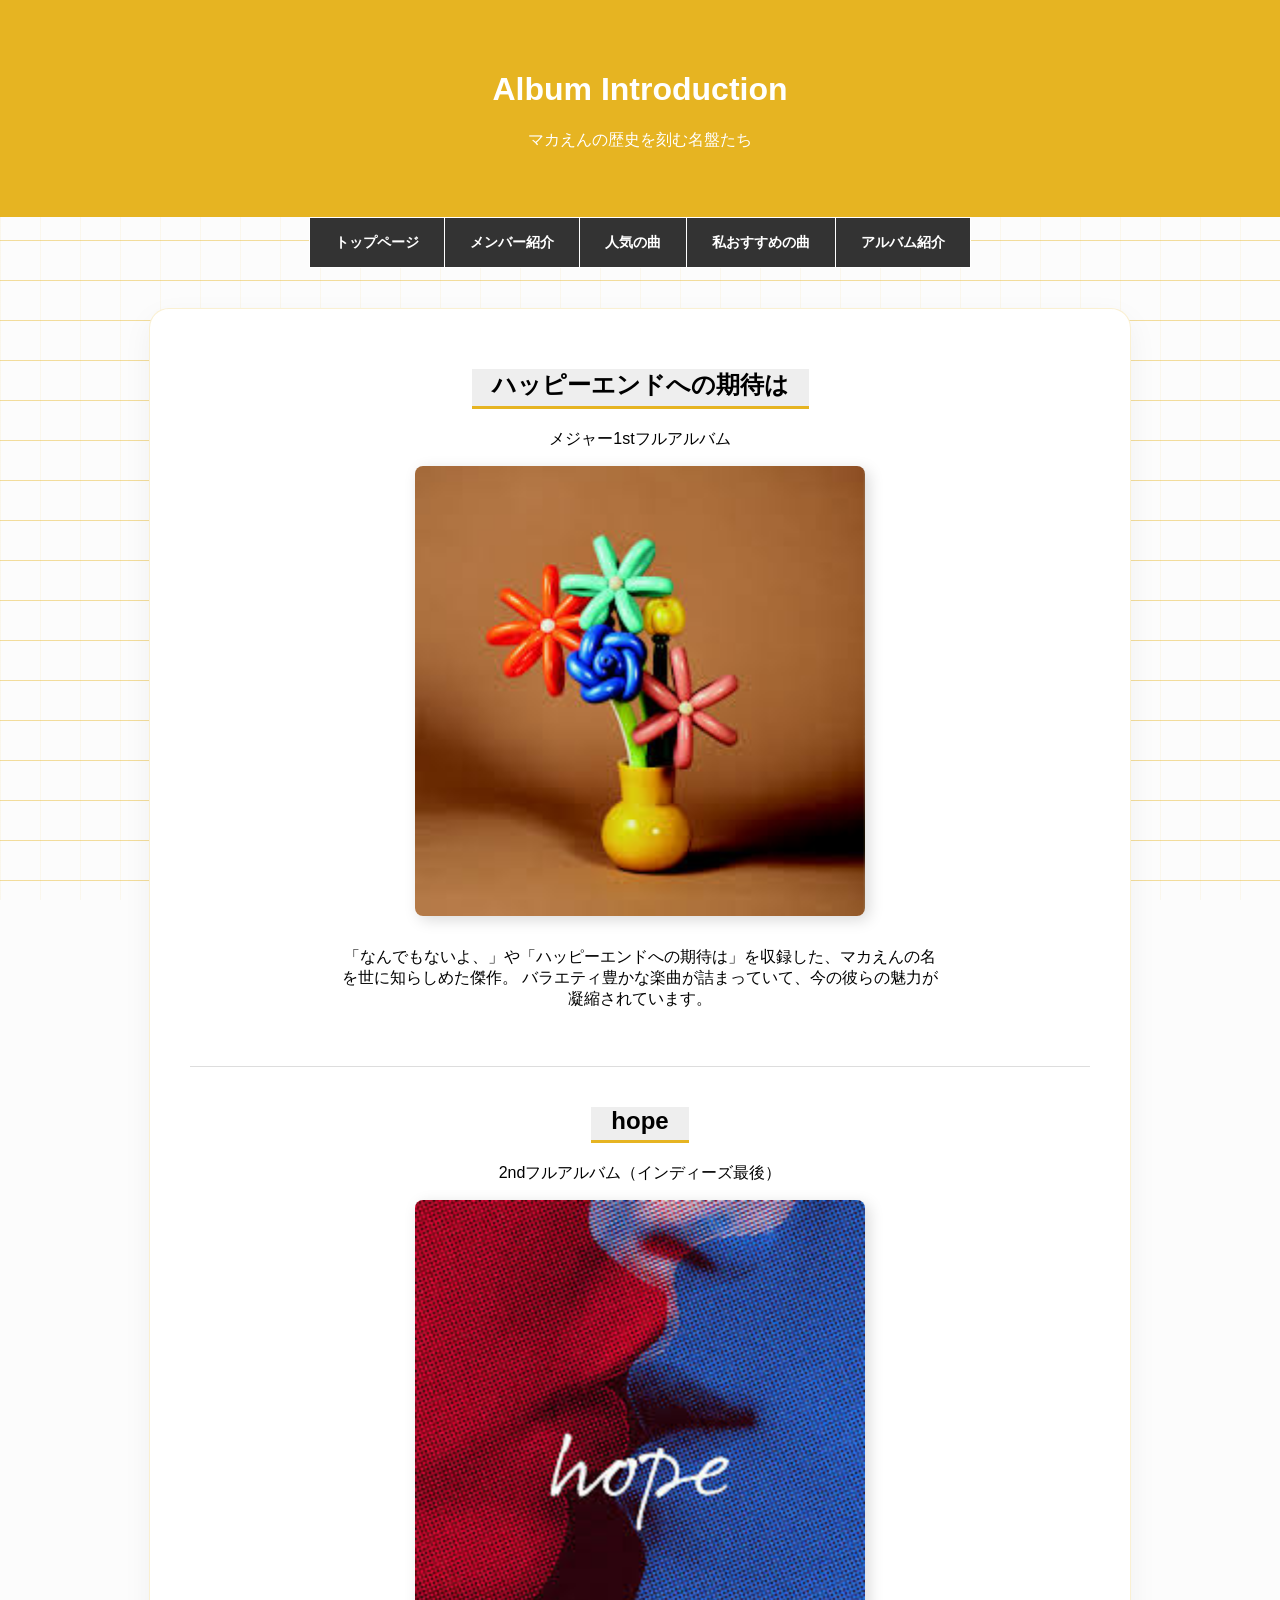
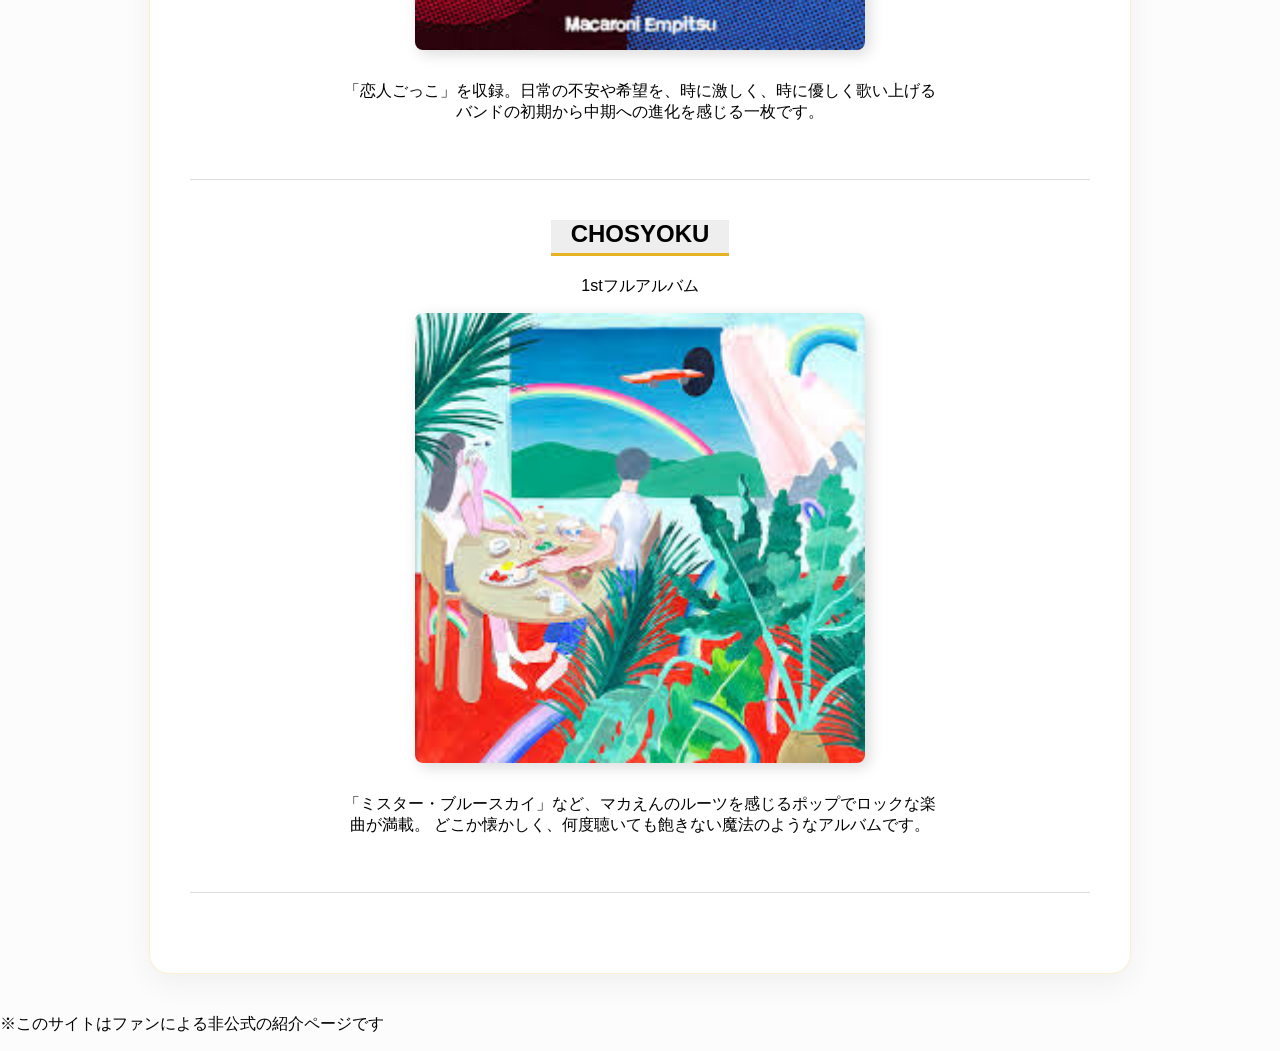
<file: album.html>
<!DOCTYPE html>
<html lang="ja">
<head>
    <meta charset="UTF-8">
    <title>アルバム紹介 - マカロニえんぴつ</title>
    <meta name="viewport" content="width=device-width,initial-scale=1.0">
    <link rel="stylesheet" href="style.css">
</head>
<body class="album-page">

    <header class="header">
        <h1>Album Introduction</h1>
        <p class="subtitle">マカえんの歴史を刻む名盤たち</p>
    </header>

    <nav>
        <ul>
            <li><a href="index.html">トップページ</a></li>
            <li><a href="member.html">メンバー紹介</a></li>
            <li><a href="popular.html">人気の曲</a></li>
            <li><a href="recommend.html">私おすすめの曲</a></li>
            <li><a href="album.html">アルバム紹介</a></li>
        </ul>
    </nav>

    <main class="container">
        <section class="album-item">
            <h2>ハッピーエンドへの期待は</h2>
            <p class="release-date">メジャー1stフルアルバム</p>
            <div class="album-content">
            <img src="happyend.jpg" alt="ハッピーエンドへの期待は" class="album-jacket">
            <div class="album-text">
            <p>
                「なんでもないよ、」や「ハッピーエンドへの期待は」を収録した、マカえんの名を世に知らしめた傑作。
                バラエティ豊かな楽曲が詰まっていて、今の彼らの魅力が凝縮されています。
            </p>
            </div>
        </div>
        </section>

        <section class="album-item">
            <h2>hope</h2>
            <p class="release-date">2ndフルアルバム（インディーズ最後）</p>
              <div class="album-content">
            <img src="hope.jpg" alt="hope" class="album-jacket">
            <div class="album-text">
            <p>
                「恋人ごっこ」を収録。日常の不安や希望を、時に激しく、時に優しく歌い上げる
                バンドの初期から中期への進化を感じる一枚です。
            </p>
            </div>
        </div>
        </section>

        <section class="album-item">
            <h2>CHOSYOKU</h2>
            <p class="release-date">1stフルアルバム</p>
             <div class="album-content">
            <img src="chosyoku.jpg" alt="CHOSYOKU" class="album-jacket">
            <div class="album-text">
            <p>
                「ミスター・ブルースカイ」など、マカえんのルーツを感じるポップでロックな楽曲が満載。
                どこか懐かしく、何度聴いても飽きない魔法のようなアルバムです。
            </p>
            </div>
        </div>
        </section>
    </main>

    <footer class="footer">
        <p>※このサイトはファンによる非公式の紹介ページです</p>
    </footer>

</body>
</html>
</file>
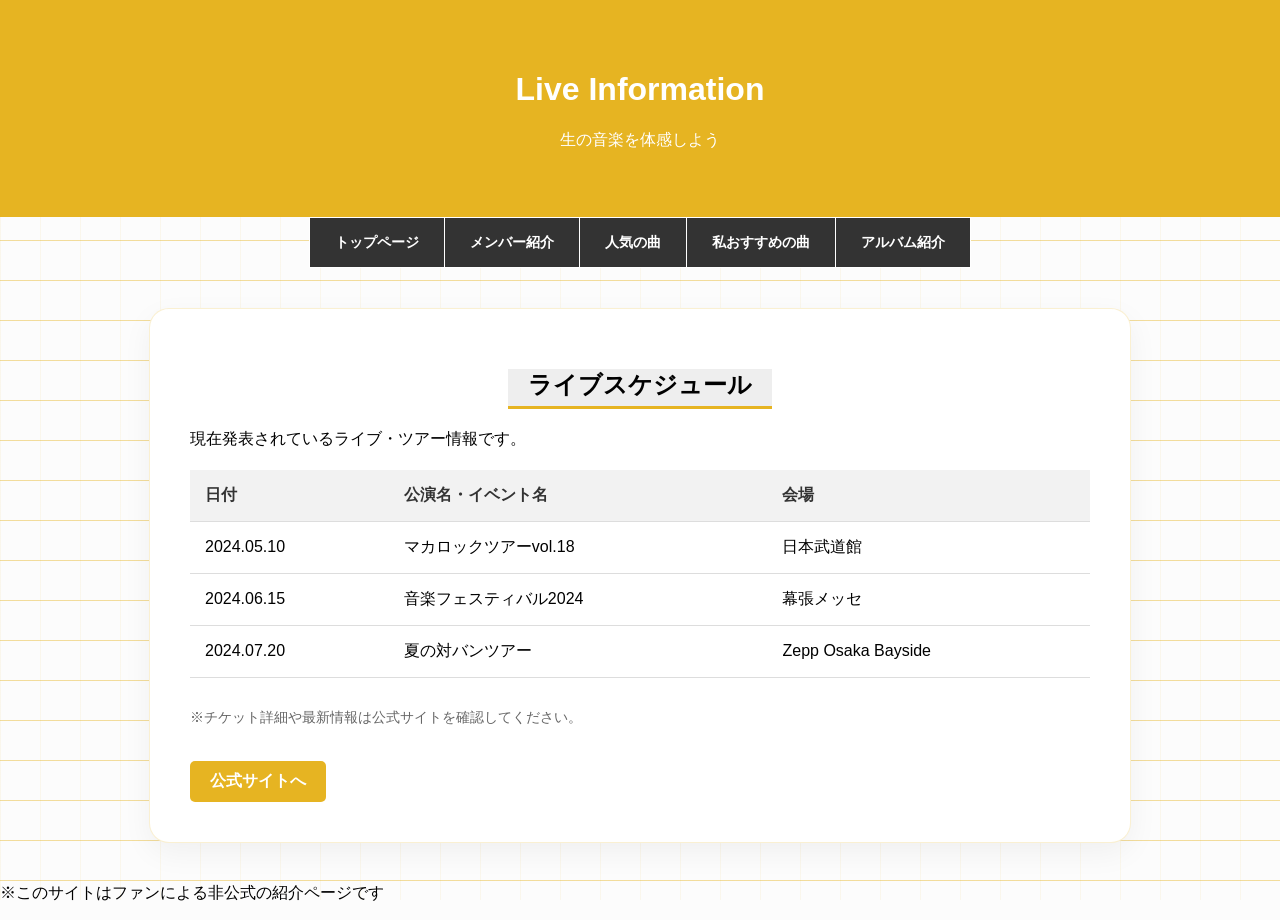
<file: live.html>
<!DOCTYPE html>
<html lang="ja">
<head>
    <meta charset="UTF-8">
    <title>ライブ情報 - マカロニえんぴつ</title>
    <meta name="viewport" content="width=device-width,initial-scale=1.0">
    <link rel="stylesheet" href="style.css">
</head>
<body>

    <header class="header">
        <h1>Live Information</h1>
        <p class="subtitle">生の音楽を体感しよう</p>
    </header>

    <nav>
        <ul>
            <li><a href="index.html">トップページ</a></li>
            <li><a href="member.html">メンバー紹介</a></li>
            <li><a href="popular.html">人気の曲</a></li>
            <li><a href="recommend.html">私おすすめの曲</a></li>
            <li><a href="album.html">アルバム紹介</a></li>
        </ul>
    </nav>

    <main class="container">
        <section>
            <h2>ライブスケジュール</h2>
            <p>現在発表されているライブ・ツアー情報です。</p>
            
            <table class="live-table">
                <thead>
                    <tr>
                        <th>日付</th>
                        <th>公演名・イベント名</th>
                        <th>会場</th>
                    </tr>
                </thead>
                <tbody>
                    <tr>
                        <td>2024.05.10</td>
                        <td>マカロックツアーvol.18</td>
                        <td>日本武道館</td>
                    </tr>
                    <tr>
                        <td>2024.06.15</td>
                        <td>音楽フェスティバル2024</td>
                        <td>幕張メッセ</td>
                    </tr>
                    <tr>
                        <td>2024.07.20</td>
                        <td>夏の対バンツアー</td>
                        <td>Zepp Osaka Bayside</td>
                    </tr>
                </tbody>
            </table>
            
            <p class="note">※チケット詳細や最新情報は公式サイトを確認してください。</p>
            <a href="https://macaroniempitsu.com/" target="_blank" class="official-link">公式サイトへ</a>
        </section>
    </main>

    <footer class="footer">
        <p>※このサイトはファンによる非公式の紹介ページです</p>
    </footer>

</body>
</html>
</file>
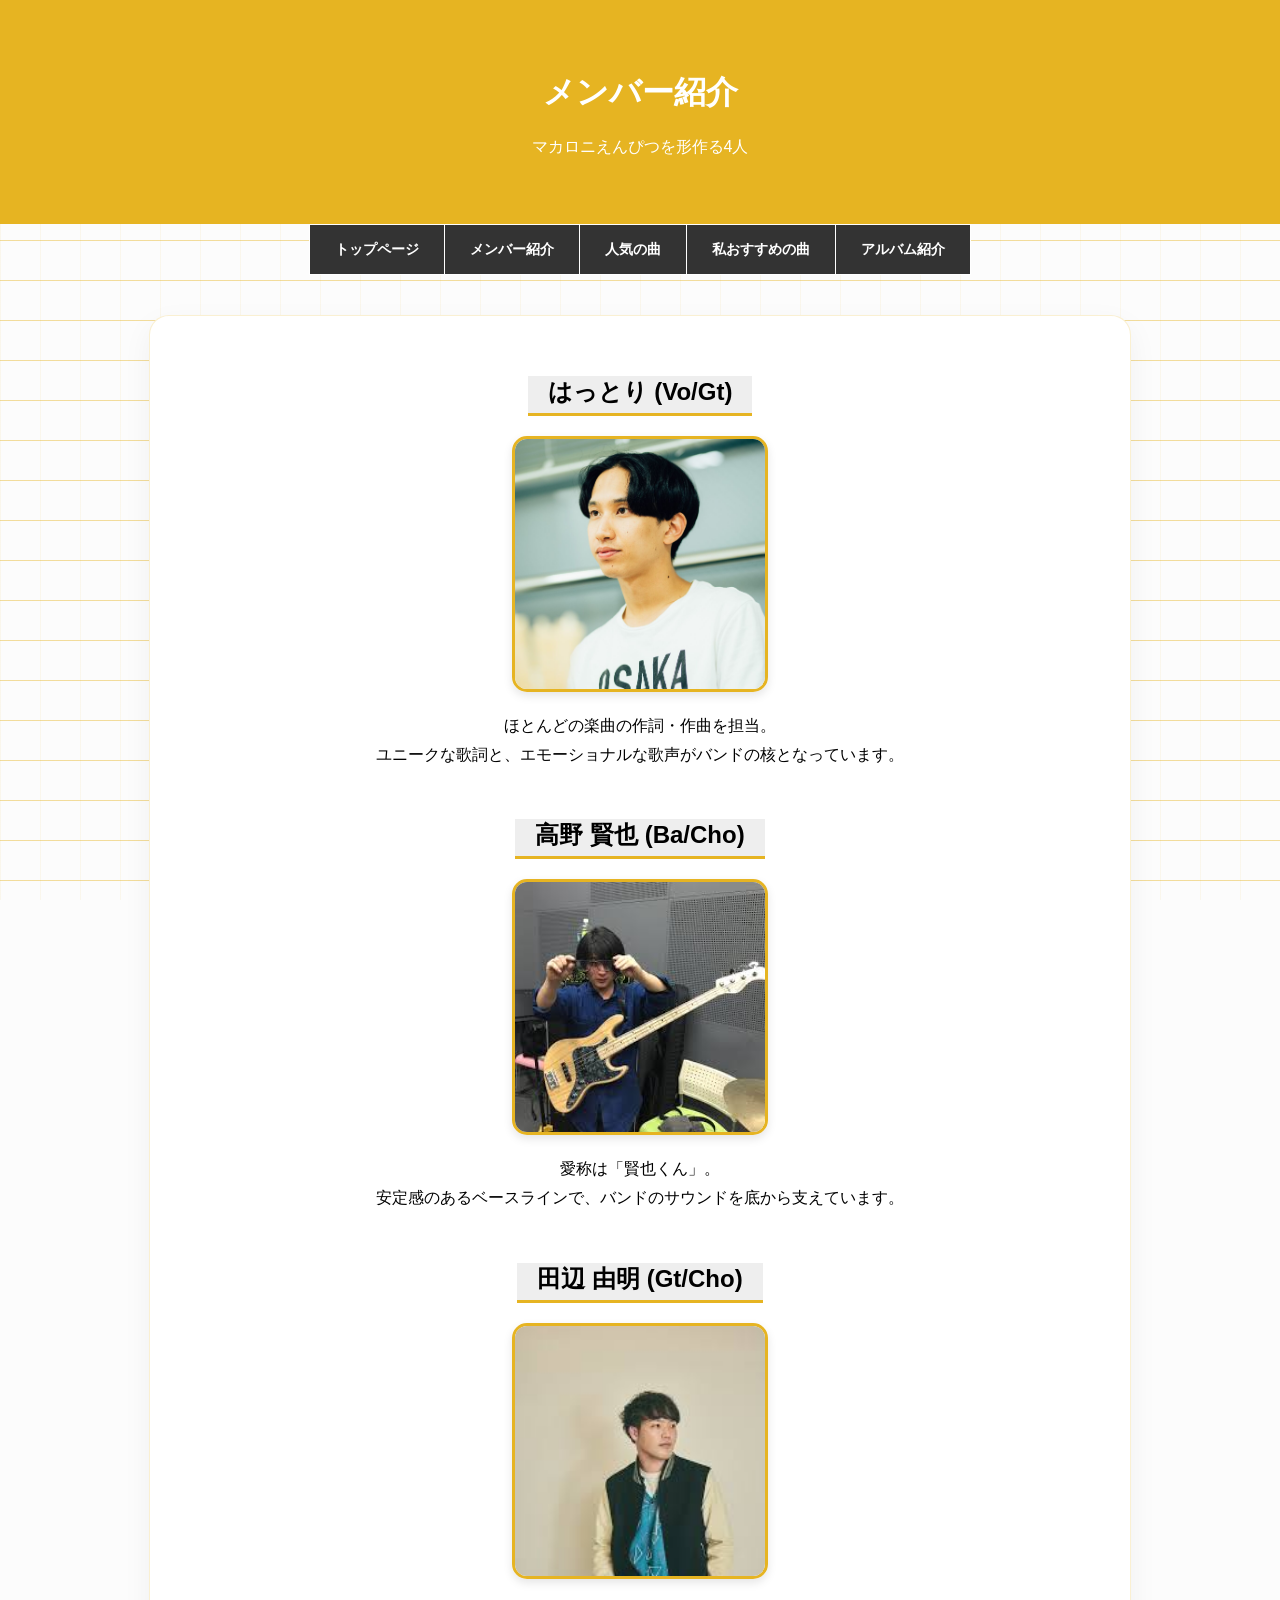
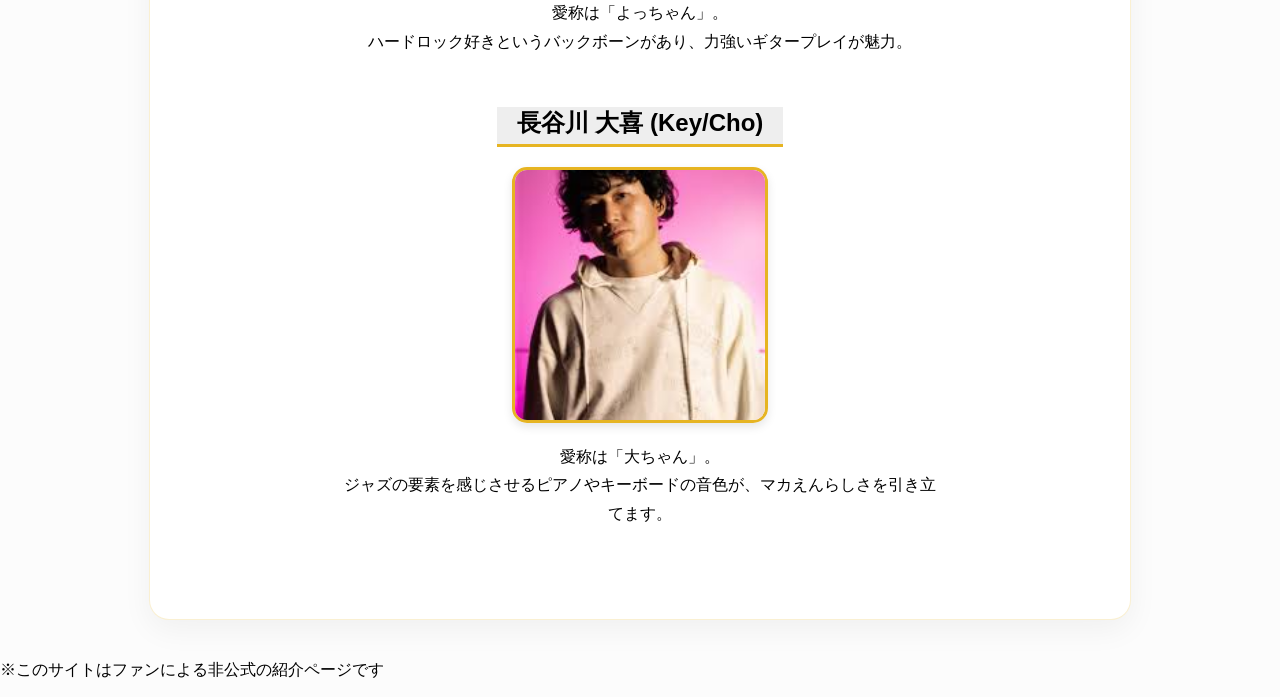
<file: member.html>
<!DOCTYPE html>
<html lang="ja">
<head>
    <meta charset="UTF-8">
    <title>メンバー紹介 - マカロニえんぴつ</title>
    <meta name="viewport" content="width=device-width,initial-scale=1.0">
    <link rel="stylesheet" href="style.css">
</head>
<body class="member-page">

    <header class="header">
        <h1>メンバー紹介</h1>
        <p class="subtitle">マカロニえんぴつを形作る4人</p>
    </header>

    <nav>
        <ul>
            <li><a href="index.html">トップページ</a></li>
            <li><a href="member.html">メンバー紹介</a></li>
            <li><a href="popular.html">人気の曲</a></li>
            <li><a href="recommend.html">私おすすめの曲</a></li>
            <li><a href="album.html">アルバム紹介</a></li>
        </ul>
    </nav>

    <main class="container">
        <section>
            <h2>はっとり (Vo/Gt)</h2>
            <img src="hattori.jpg" alt="はっとり" class="member-img">
            <p>
                ほとんどの楽曲の作詞・作曲を担当。<br>
                ユニークな歌詞と、エモーショナルな歌声がバンドの核となっています。
            </p>
        </section>

        <section>
            <h2>高野 賢也 (Ba/Cho)</h2>
            <img src="kenya.jpg" alt="けんちゃん" class="member-img">
            <p>
                愛称は「賢也くん」。<br>
                安定感のあるベースラインで、バンドのサウンドを底から支えています。
            </p>
        </section>

        <section>
            <h2>田辺 由明 (Gt/Cho)</h2>
            <img src="yottyan.jpg" alt="よっちゃん" class="member-img">
            <p>
                愛称は「よっちゃん」。<br>
                ハードロック好きというバックボーンがあり、力強いギタープレイが魅力。
            </p>
        </section>

        <section>
            <h2>長谷川 大喜 (Key/Cho)</h2>
            <img src="daityan.jpg" alt="だいちゃん" class="member-img">
            <p>
                愛称は「大ちゃん」。<br>
                ジャズの要素を感じさせるピアノやキーボードの音色が、マカえんらしさを引き立てます。
            </p>
        </section>
    </main>

    <footer class="footer">
        <p>※このサイトはファンによる非公式の紹介ページです</p>
    </footer>

</body>
</html>
</file>
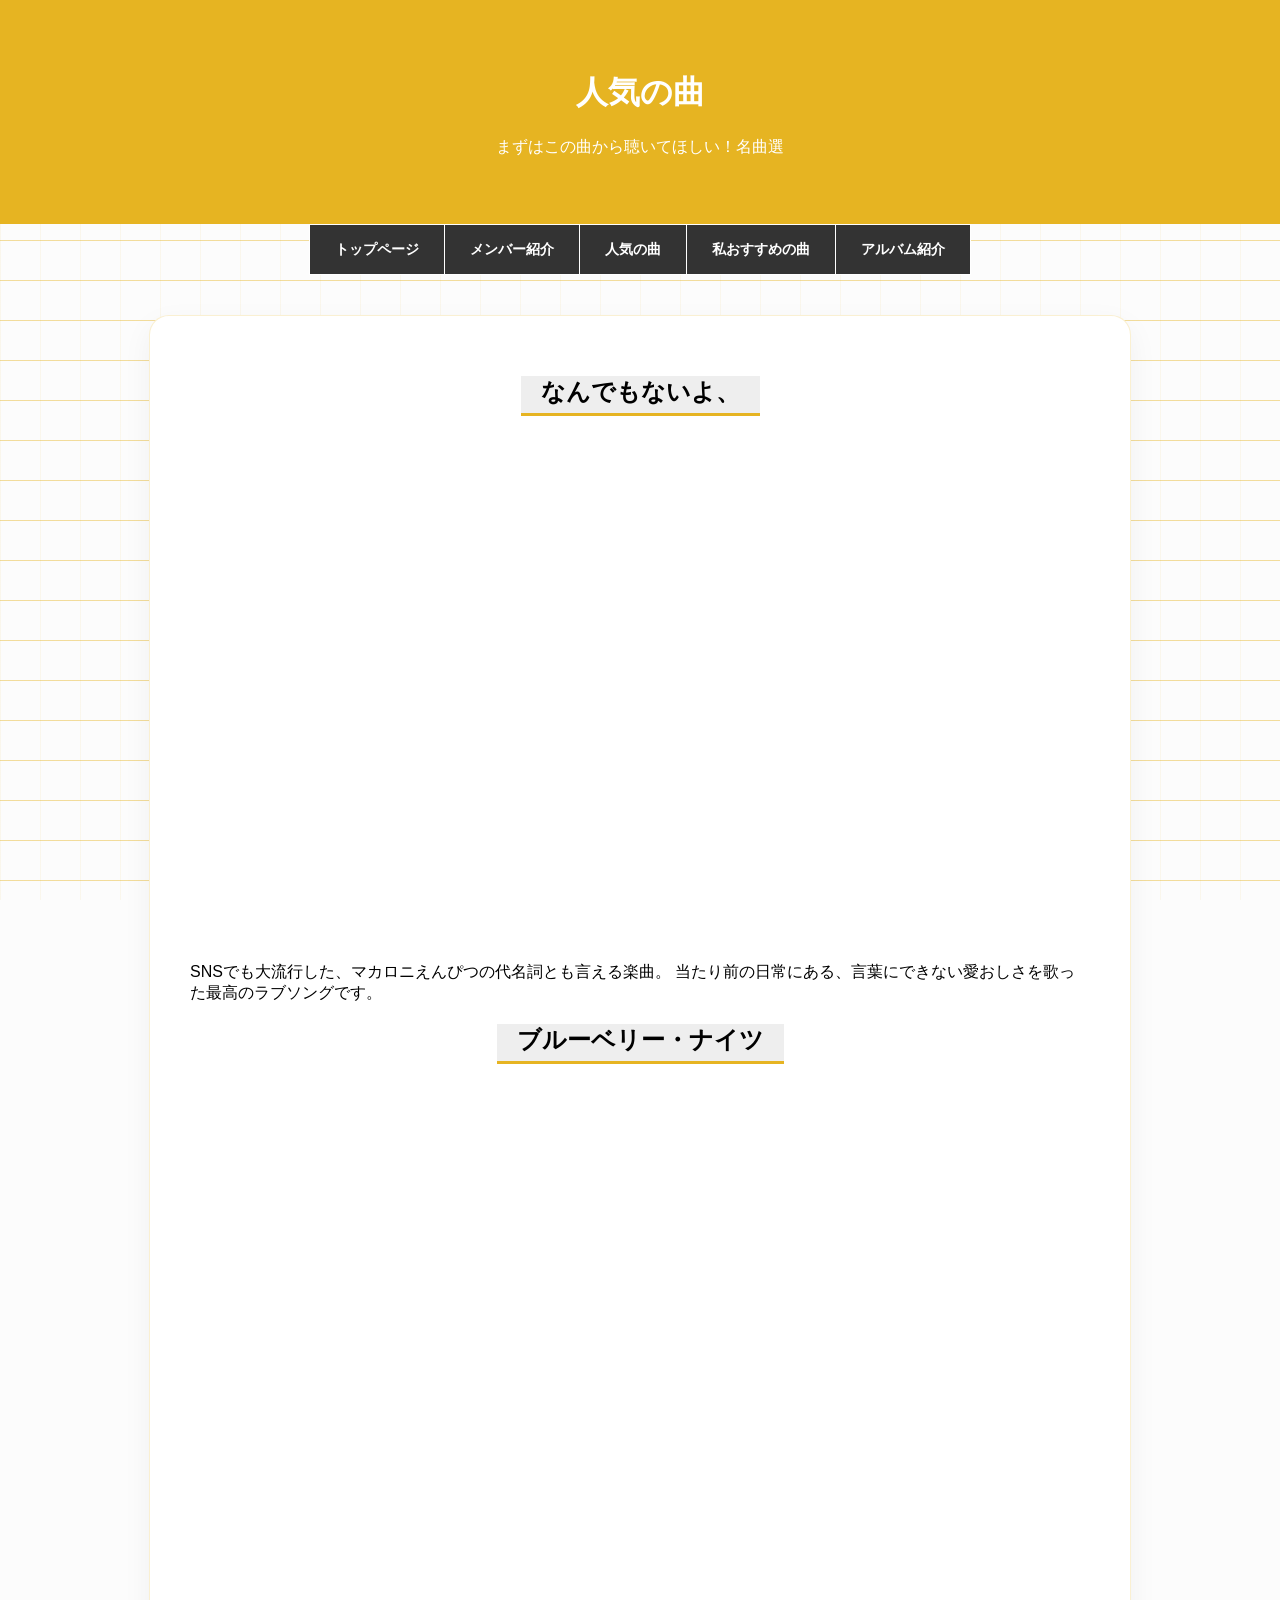
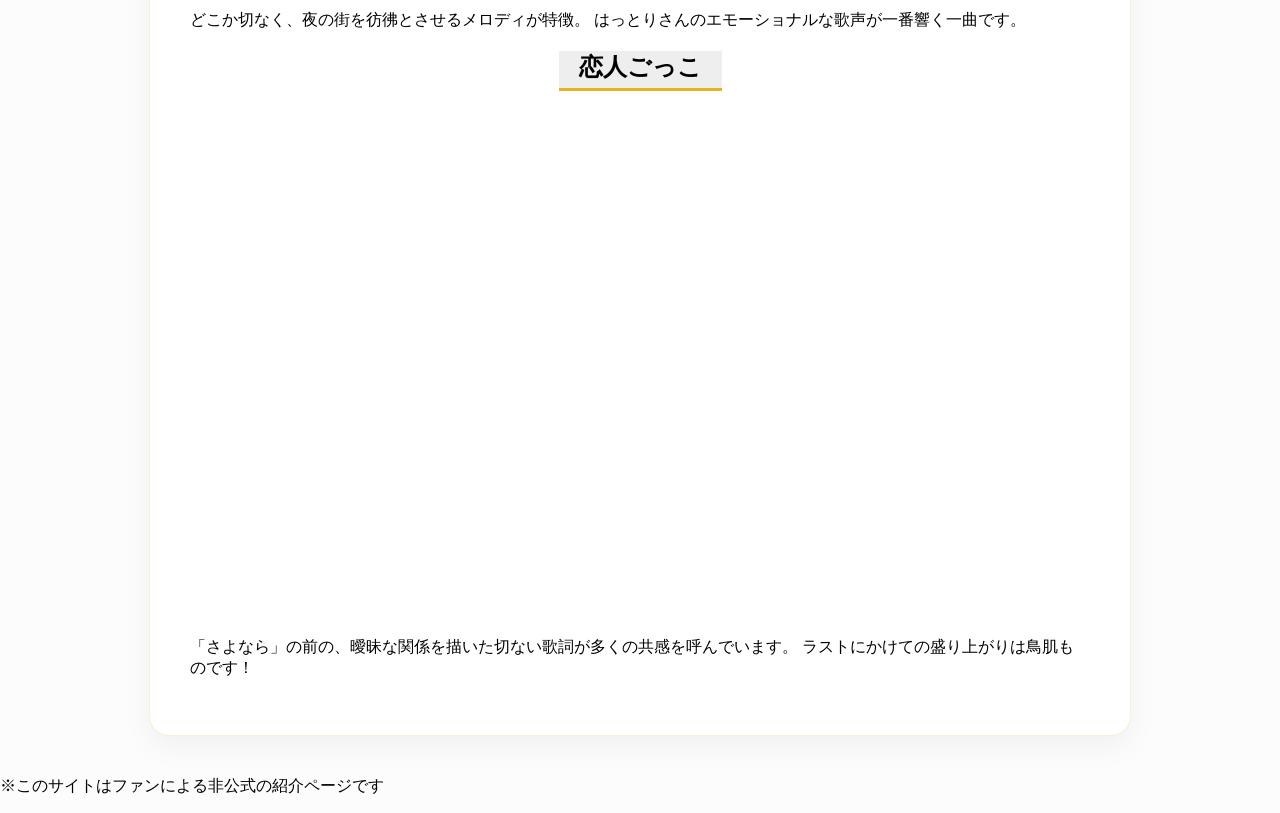
<file: popular.html>
<!DOCTYPE html>
<html lang="ja">
<head>
    <meta charset="UTF-8">
    <title>人気の曲 - マカロニえんぴつの魅力</title>
    <meta name="description" content="マカロニえんぴつの人気曲ランキングを紹介するページです。代表曲「なんでもないよ、」をはじめ、心に響くメロディや独特な歌詞が魅力の楽曲たちを詳しく解説。初めて聴く方にもおすすめの、絶対に外せない名曲たちを厳選してまとめているので、ぜひお気に入りの一曲を見つけてください。">
    <meta name="keywords" content="マカえん,人気曲,ランキング,なんでもないよ,おすすめ">
    <meta name="viewport" content="width=device-width,initial-scale=1.0">
    <link rel="stylesheet" href="style.css">
</head>
<body>

    <header class="header">
        <h1>人気の曲</h1>
        <p class="subtitle">まずはこの曲から聴いてほしい！名曲選</p>
    </header>

    <nav>
        <ul>
            <li><a href="index.html">トップページ</a></li>
            <li><a href="member.html">メンバー紹介</a></li>
            <li><a href="popular.html">人気の曲</a></li>
            <li><a href="recommend.html">私おすすめの曲</a></li>
            <li><a href="album.html">アルバム紹介</a></li>
        </ul>
    </nav>

    <main class="container">
        <section>
            <h2>なんでもないよ、</h2>
            <div class="video-container">
                <iframe width="560" height="315" src="https://www.youtube.com/embed/2k21MgVKg4o?si=qLtkKUIC7P3GoZnm" title="YouTube video player" frameborder="0" allow="accelerometer; autoplay; clipboard-write; encrypted-media; gyroscope; picture-in-picture; web-share" referrerpolicy="strict-origin-when-cross-origin" allowfullscreen></iframe>
            </div>
            <p>
                SNSでも大流行した、マカロニえんぴつの代名詞とも言える楽曲。
                当たり前の日常にある、言葉にできない愛おしさを歌った最高のラブソングです。
            </p>
        </section>

        <section>
            <h2>ブルーベリー・ナイツ</h2>
            <div class="video-container">
                <iframe width="560" height="315" src="https://www.youtube.com/embed/323j5BRFi7s?si=ZtnrGBygDieEWJ_v" title="YouTube video player" frameborder="0" allow="accelerometer; autoplay; clipboard-write; encrypted-media; gyroscope; picture-in-picture; web-share" referrerpolicy="strict-origin-when-cross-origin" allowfullscreen></iframe>
            </div>
            <p>
                どこか切なく、夜の街を彷彿とさせるメロディが特徴。
                はっとりさんのエモーショナルな歌声が一番響く一曲です。
            </p>
        </section>

        <section>
            <h2>恋人ごっこ</h2>
            <div class="video-container">
                <iframe width="560" height="315" src="https://www.youtube.com/embed/Euf1-3WRino?si=rJOm8JZVIFl-gNRQ" title="YouTube video player" frameborder="0" allow="accelerometer; autoplay; clipboard-write; encrypted-media; gyroscope; picture-in-picture; web-share" referrerpolicy="strict-origin-when-cross-origin" allowfullscreen></iframe>
            </div>
            <p>
                「さよなら」の前の、曖昧な関係を描いた切ない歌詞が多くの共感を呼んでいます。
                ラストにかけての盛り上がりは鳥肌ものです！
            </p>
        </section>
    </main>

    <footer class="footer">
        <p>※このサイトはファンによる非公式の紹介ページです</p>
    </footer>

</body>
</html>
</file>
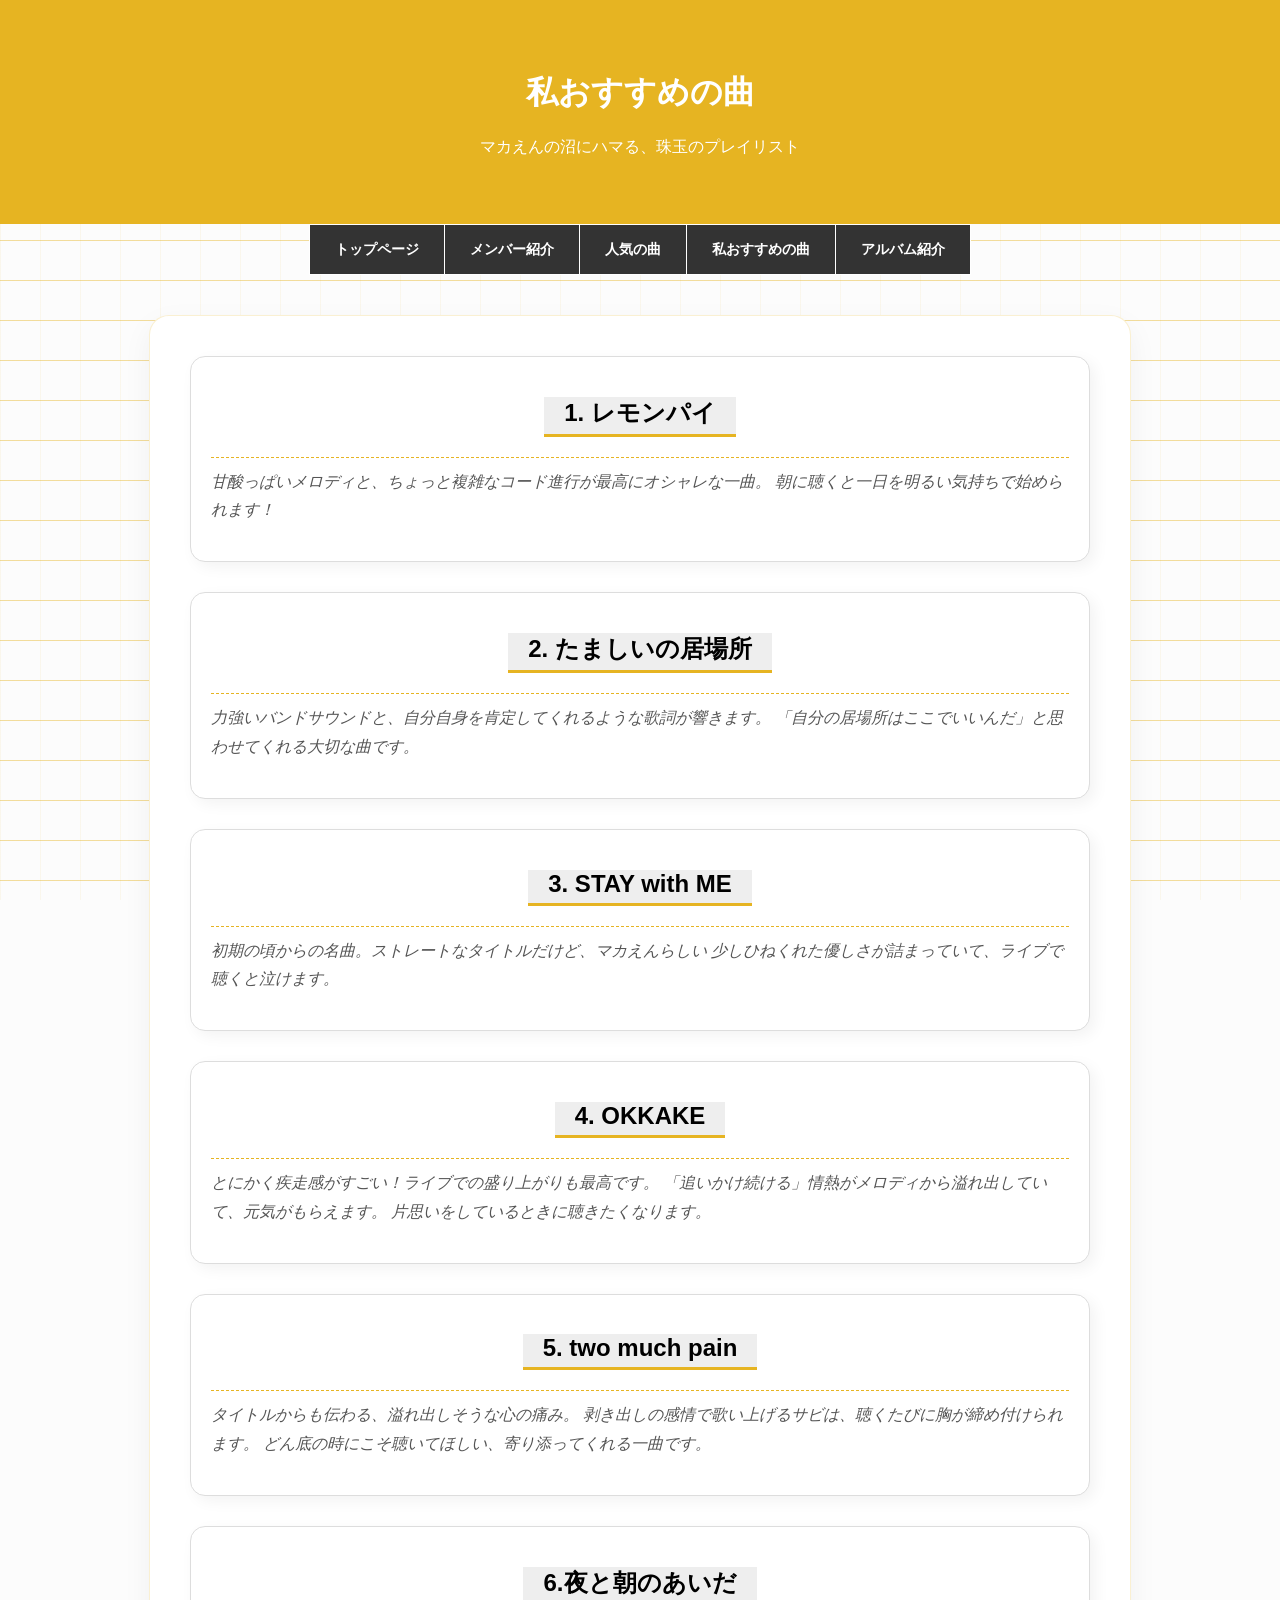
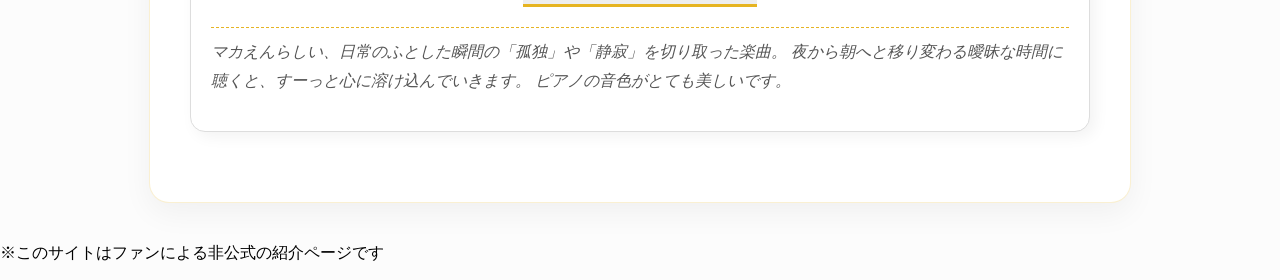
<file: recommend.html>
<!DOCTYPE html>
<html lang="ja">
<head>
    <meta charset="UTF-8">
    <title>私おすすめの曲 - マカロニえんぴつ</title>
    <meta name="viewport" content="width=device-width,initial-scale=1.0">
    <link rel="stylesheet" href="style.css">
</head>
<body>

    <header class="header">
        <h1>私おすすめの曲</h1>
        <p class="subtitle">マカえんの沼にハマる、珠玉のプレイリスト</p>
    </header>

    <nav>
        <ul>
            <li><a href="index.html">トップページ</a></li>
            <li><a href="member.html">メンバー紹介</a></li>
            <li><a href="popular.html">人気の曲</a></li>
            <li><a href="recommend.html">私おすすめの曲</a></li>
            <li><a href="album.html">アルバム紹介</a></li>
        </ul>
    </nav>

    <main class="container">
        <section class="recommend-item">
            <h2>1. レモンパイ</h2>
            <p class="comment">
                甘酸っぱいメロディと、ちょっと複雑なコード進行が最高にオシャレな一曲。
                朝に聴くと一日を明るい気持ちで始められます！
            </p>
        </section>

        <section class="recommend-item">
            <h2>2. たましいの居場所</h2>
            <p class="comment">
                力強いバンドサウンドと、自分自身を肯定してくれるような歌詞が響きます。
                「自分の居場所はここでいいんだ」と思わせてくれる大切な曲です。
            </p>
        </section>

        <section class="recommend-item">
            <h2>3. STAY with ME</h2>
            <p class="comment">
                初期の頃からの名曲。ストレートなタイトルだけど、マカえんらしい
                少しひねくれた優しさが詰まっていて、ライブで聴くと泣けます。
            </p>
        </section>

        <section class="recommend-item">
            <h2>4. OKKAKE</h2>
            <p class="comment">
                とにかく疾走感がすごい！ライブでの盛り上がりも最高です。
                「追いかけ続ける」情熱がメロディから溢れ出していて、元気がもらえます。
                片思いをしているときに聴きたくなります。
            </p>
        </section>
        <section class="recommend-item">
            <h2>5. two much pain</h2>
            <p class="comment">
                タイトルからも伝わる、溢れ出しそうな心の痛み。
                剥き出しの感情で歌い上げるサビは、聴くたびに胸が締め付けられます。
                どん底の時にこそ聴いてほしい、寄り添ってくれる一曲です。
            </p>
            </section>

        <section class="recommend-item">
            <h2>6.夜と朝のあいだ</h2>
            <p class="comment">
                マカえんらしい、日常のふとした瞬間の「孤独」や「静寂」を切り取った楽曲。
                夜から朝へと移り変わる曖昧な時間に聴くと、すーっと心に溶け込んでいきます。
                ピアノの音色がとても美しいです。
            </p>
        </section>
    </main>

    <footer class="footer">
        <p>※このサイトはファンによる非公式の紹介ページです</p>
    </footer>

</body>
</html>
</file>
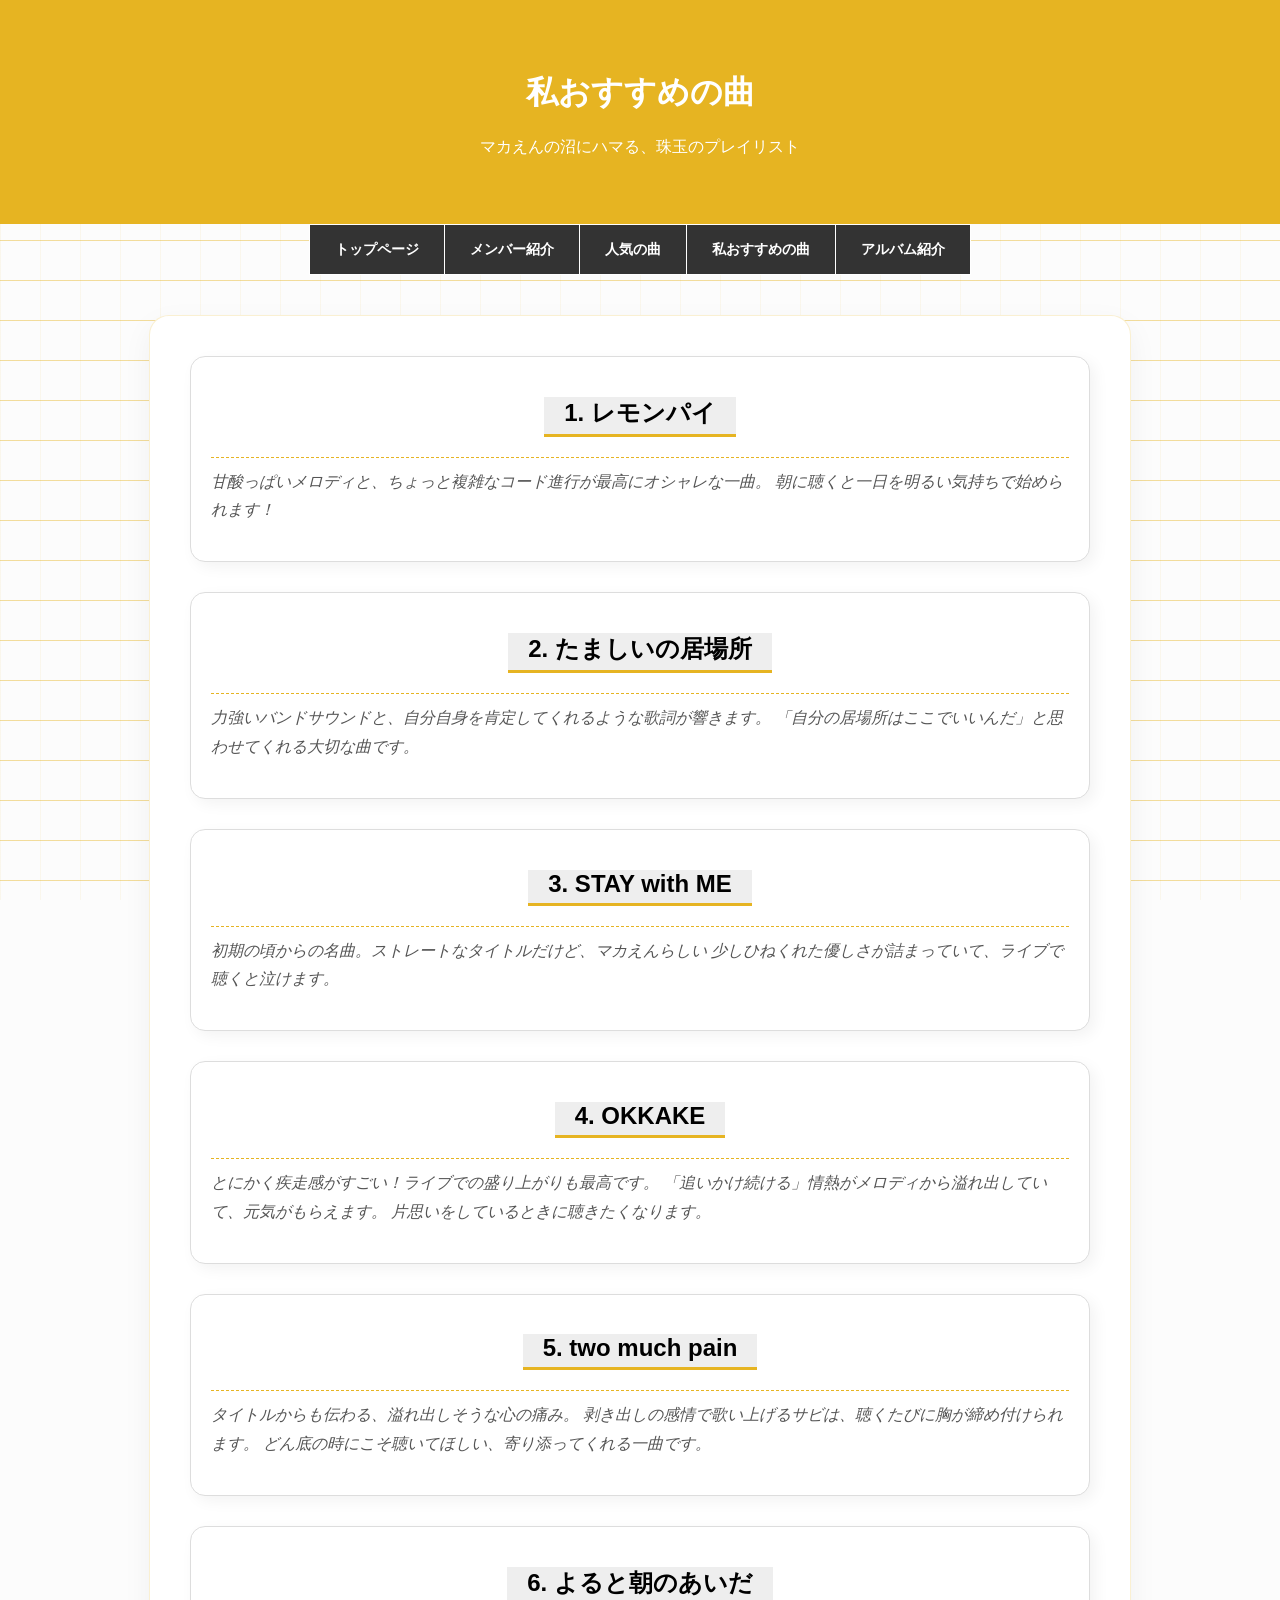
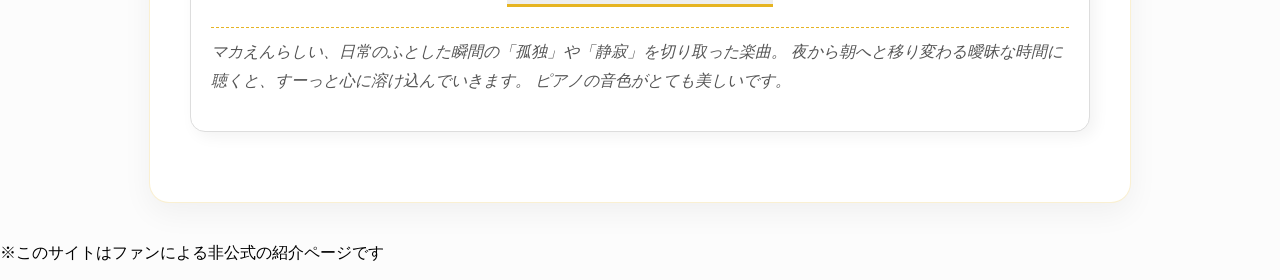
<file: html関連/recommend.html>
<!DOCTYPE html>
<html lang="ja">
<head>
    <meta charset="UTF-8">
    <title>私おすすめの曲 - マカロニえんぴつ</title>
    <meta name="viewport" content="width=device-width,initial-scale=1.0">
    <link rel="stylesheet" href="style.css">
</head>
<body>

    <header class="header">
        <h1>私おすすめの曲</h1>
        <p class="subtitle">マカえんの沼にハマる、珠玉のプレイリスト</p>
    </header>

    <nav>
        <ul>
            <li><a href="index.html">トップページ</a></li>
            <li><a href="member.html">メンバー紹介</a></li>
            <li><a href="popular.html">人気の曲</a></li>
            <li><a href="recommend.html">私おすすめの曲</a></li>
            <li><a href="album.html">アルバム紹介</a></li>
        </ul>
    </nav>

    <main class="container">
        <section class="recommend-item">
            <h2>1. レモンパイ</h2>
            <p class="comment">
                甘酸っぱいメロディと、ちょっと複雑なコード進行が最高にオシャレな一曲。
                朝に聴くと一日を明るい気持ちで始められます！
            </p>
        </section>

        <section class="recommend-item">
            <h2>2. たましいの居場所</h2>
            <p class="comment">
                力強いバンドサウンドと、自分自身を肯定してくれるような歌詞が響きます。
                「自分の居場所はここでいいんだ」と思わせてくれる大切な曲です。
            </p>
        </section>

        <section class="recommend-item">
            <h2>3. STAY with ME</h2>
            <p class="comment">
                初期の頃からの名曲。ストレートなタイトルだけど、マカえんらしい
                少しひねくれた優しさが詰まっていて、ライブで聴くと泣けます。
            </p>
        </section>

        <section class="recommend-item">
            <h2>4. OKKAKE</h2>
            <p class="comment">
                とにかく疾走感がすごい！ライブでの盛り上がりも最高です。
                「追いかけ続ける」情熱がメロディから溢れ出していて、元気がもらえます。
                片思いをしているときに聴きたくなります。
            </p>
        </section>
        <section class="recommend-item">
            <h2>5. two much pain</h2>
            <p class="comment">
                タイトルからも伝わる、溢れ出しそうな心の痛み。
                剥き出しの感情で歌い上げるサビは、聴くたびに胸が締め付けられます。
                どん底の時にこそ聴いてほしい、寄り添ってくれる一曲です。
            </p>
            </section>

        <section class="recommend-item">
            <h2>6. よると朝のあいだ</h2>
            <p class="comment">
                マカえんらしい、日常のふとした瞬間の「孤独」や「静寂」を切り取った楽曲。
                夜から朝へと移り変わる曖昧な時間に聴くと、すーっと心に溶け込んでいきます。
                ピアノの音色がとても美しいです。
            </p>
        </section>
    </main>

    <footer class="footer">
        <p>※このサイトはファンによる非公式の紹介ページです</p>
    </footer>

</body>
</html>
</file>
<file: style.css>
/* ページ全体の基本設定 */
body {
    font-family: sans-serif;
    margin: 0;
    padding: 0;
    background-color: #f9f9f9; /* 柔らかいクリーム色 */
}

/* ヘッダーのデザイン */
.header {
    background-color: #e6b422; /* 鉛筆のような黄色 */
    color: white;
    text-align: center;
    padding: 50px 0;
}

/* ナビゲーション全体の枠組み */
nav ul {
    list-style: none;
    padding: 0;
    margin: 0;
    display: flex;
    justify-content: center;
    background: #333;
    /* 全体の左と右、そして上下にも線を引く */
    border-left: 1px solid #fff;
    border-right: 1px solid #fff;
    border-top: 1px solid #fff;
    border-bottom: 1px solid #fff;
    /* もしメニューを中央に浮かせたい場合は width を指定してもOKです */
    width: fit-content; 
    margin: 0 auto; /* 中央寄せ */
}

/* 各メニューの項目 */
nav li {
    /* 項目ごとの右側に線を引く（これで中間の区切り線ができます） */
    border-right: 1px solid #fff;
}

/* 一番右の項目の右線だけ消す */
/* (全体のborder-rightと重なって太くなるのを防ぐため) */
nav li:last-child {
    border-right: none;
}

/* リンクのデザイン（ここは以前と同じです） */
nav a {
    color: white;
    text-decoration: none;
    display: block;
    padding: 15px 25px;
    font-size: 0.9rem;
    font-weight: bold;
    transition: 0.3s;
}

nav a:hover {
    background-color: #e6b422;
    color: #333;
}
/* マウスを乗せた時の動き */
nav a:hover {
    background-color: #e6b422; /* マカえんイエローに変わる */
    color: #333;               /* 文字を暗くして読みやすく */
}

/* メインコンテンツの幅制限 */
.container {
    max-width: 800px;
    margin: 0 auto;
    padding: 20px;
}

/* 各セクションの見出し */
h2 {
    border-bottom: 2px solid #e6b422;
    padding-bottom: 5px;
}
/* 名前（h2）の左側にアクセントをつける */
h2 {
    border-left: 8px solid #333;
    background-color: #eee;
    padding: 10px;
}
/* 画像のサイズを調整する設定 */
.member-img {
    width: 250px;       /* 横幅を固定 */
    height: 250px;      /* 縦幅を固定（横幅と同じにすると正方形になります） */
    object-fit: cover;  /* 重要！画像が縦長や横長でも、中心で綺麗に切り抜きます */
    border-radius: 15px; /* ここを50%にすると、アイコンのように「丸く」なります */
    border: 3px solid #e6b422; /* マカえんカラーの枠線をつけるとおしゃれ */
    display: block;
    margin: 10px auto;  /* 写真を中央に寄せる */
}
.video-container {
    position: relative;
    padding-bottom: 56.25%; /* 16:9 の比率 */
    height: 0;
    overflow: hidden;
    margin: 20px 0;
}

.video-container iframe {
    position: absolute;
    top: 0;
    left: 0;
    width: 100%;
    height: 100%;
    border: 0;
}
/* おすすめアイテムの枠を少しおしゃれにする */
.recommend-item {
    background-color: #fff;
    border: 1px solid #ddd;
    border-radius: 15px;
    padding: 20px;
    margin-bottom: 30px;
    box-shadow: 5px 5px 15px rgba(0,0,0,0.05); /* ほんのり影をつける */
}

/* おすすめコメントの文字装飾 */
.comment {
    font-style: italic;
    color: #555;
    line-height: 1.8;
    border-top: 1px dashed #e6b422;
    margin-top: 10px;
    padding-top: 10px;
}
/* ライブスケジュールの表のデザイン */
.live-table {
    width: 100%;
    border-collapse: collapse; /* 枠線を一本にまとめる */
    margin: 20px 0;
}

.live-table th, .live-table td {
    border-bottom: 1px solid #ddd;
    padding: 15px;
    text-align: left;
}

.live-table th {
    background-color: #f2f2f2;
    color: #333;
}

.live-table tr:hover {
    background-color: #fff9e6; /* マウスを乗せた時に色を変える */
}

/* 公式サイトへのリンクボタン */
.official-link {
    display: inline-block;
    background-color: #e6b422;
    color: white;
    padding: 10px 20px;
    text-decoration: none;
    border-radius: 5px;
    margin-top: 20px;
    font-weight: bold;
}

.official-link:hover {
    background-color: #333;
}

.note {
    font-size: 0.9rem;
    color: #666;
    margin-top: 30px;
}
/* アルバムの中身のレイアウト */
.album-content {
    display: flex;
    align-items: flex-start; /* 上揃えに変更（文章が長い時きれいです） */
    gap: 30px; /* 画像と文字の間隔を少し広げる */
    margin-top: 15px;
}

/* ジャケ写のサイズを大きくする */
.album-jacket {
    width: 450px;  /* 150pxから250pxにアップ！ */
    height: 450px; /* 正方形を維持 */
    flex-shrink: 0; /* 画像が文字に押されて小さくなるのを防ぐ */
    object-fit: cover;
    border-radius: 8px;
    box-shadow: 4px 4px 15px rgba(0,0,0,0.15); /* 影を少し強くして存在感を出す */
}

/* アルバムタイトルの文字サイズも少し大きく */
.album-text h2 {
    margin-top: 0;
    font-size: 1.5rem;
    color: #333;
}

/* スマホで見るとき（画面幅が狭い時）の調整 */
@media (max-width: 700px) {
    .album-content {
        flex-direction: column; /* 縦並びにする */
        align-items: center;    /* 中央揃え */
        text-align: center;
    }
    .album-jacket {
        width: 100%;       /* スマホでは横幅いっぱい（または最大サイズ） */
        max-width: 300px;  /* 大きくなりすぎないように制限 */
        height: auto;      /* 縦横比を維持 */
    }
}
/* メッセージやピックアップ用の共通デザイン */
.message, .pick-up, .official-links {
    background: #fff;
    padding: 30px;
    border-radius: 10px;
    border: 2px solid #e6b422;
    text-align: center;
    margin-top: 20px;
}

/* SNSボタンのデザイン（案3を選んだ場合） */
.link-buttons {
    display: flex;
    justify-content: center;
    gap: 15px;
    flex-wrap: wrap;
    margin-top: 15px;
}

.btn-sns {
    background: #333;
    color: #fff;
    padding: 10px 20px;
    text-decoration: none;
    border-radius: 20px;
    font-size: 0.9rem;
    transition: 0.3s;
}

.btn-sns:hover {
    background: #e6b422;
    color: #333;
}
/* サイトのメインタイトル（ヘッダー内）を中央寄せ */
.header h1, .header .subtitle {
    text-align: center;
}

/* 各セクションの見出し（About, Lyrics, メンバー名など）を中央寄せ */
main h2 {
    text-align: center;
    margin-left: auto;
    margin-right: auto;
    /* もし以前に border-left（左の線）をつけていた場合は、
       下線（border-bottom）に変えると中央揃えで見栄えが良くなります */
    border-left: none; 
    border-bottom: 3px solid #e6b422; 
    width: fit-content; /* 文字の長さに合わせて線を引く */
    padding: 0 20px 5px 20px;
}
/* アルバム名や曲名の見出しも中央にする場合 */
.album-text h2, .recommend-item h2 {
    text-align: center;
}
/* アルバムページ専用：すべてを中央に寄せる設定 */
.album-page .album-content {
    flex-direction: column; /* 縦並びにする */
    align-items: center;    /* 中央揃えにする */
    text-align: center;     /* 文字も中央寄せ */
    gap: 15px;              /* 画像と文字の間の隙間 */
}

.album-page .album-jacket {
    margin: 0 auto;         /* 画像を中央に配置 */
}

.album-page .album-text {
    width: 100%;            /* テキストエリアを広げて中央にしやすくする */
    max-width: 600px;       /* 文章が広がりすぎないように制限（読みやすさのため） */
    margin: 0 auto;
}

/* ついでにアルバムごとの区切り線を中央にする */
.album-page .album-item {
    padding-bottom: 40px;
    margin-bottom: 40px;
    border-bottom: 1px solid #ddd;
}
/* アルバムページ内のすべての段落（pタグ）を中央に寄せる */
.album-page .album-item p {
    text-align: center;
    margin-left: auto;
    margin-right: auto;
}
/* メンバー紹介ページ全体の文字を中央に寄せる */
.member-page .container section {
    text-align: center;
    margin-bottom: 50px; /* メンバーごとの間隔を少し広げる */
}

/* メンバー紹介文（pタグ）の幅を整えて中央に置く */
.member-page section p {
    max-width: 600px;    /* 文章が横に広がりすぎないように制限 */
    margin-left: auto;   /* 左右オートで中央配置 */
    margin-right: auto;
    line-height: 1.8;    /* 行間を少し広げると読みやすくなります */
}

/* 画像も中央に寄せる（念のため） */
.member-page .member-img {
    display: block;
    margin: 20px auto;
}
/* プロの背景テクニック：薄いチェック（方眼）柄 */
body {
    background-color: #fcfcfc; /* ほんの少しだけ温かみのある白 */
    background-image: 
        linear-gradient(rgba(230, 180, 34, 0.44) 1px, transparent 1px), /* マカえんイエローを極薄で */
        linear-gradient(90deg, rgba(230, 180, 34, 0.07) 1px, transparent 1px);
    background-size: 40px 40px; /* 方眼の大きさ */
    background-attachment: fixed; /* 画面をスクロールしても背景が動かない設定（高級感が出ます） */
}

/* プロのコンテンツ浮き上がりテクニック */
.container {
    background-color: #ffffff; /* コンテンツ部分は真っ白にして読みやすく */
    max-width: 900px;
    margin: 40px auto;
    padding: 40px;
    border-radius: 20px; /* 角を丸くして柔らかい印象に */
    /* 非常に柔らかい影をつける（ふわっと浮いているように見せる） */
    box-shadow: 0 10px 30px rgba(0, 0, 0, 0.05);
    border: 1px solid rgba(230, 180, 34, 0.2); /* 縁にうっすら色をつける */
}
/* おすすめ曲や人気曲のイメージ画像用 */
.recommend-item img, section > img {
    width: 100%;
    max-width: 500px;
    height: auto;
    display: block;
    margin: 15px auto;
    border-radius: 10px;
    box-shadow: 0 4px 10px rgba(0,0,0,0.1);
}
/* 画像リンクナビゲーションのスタイル */
.image-nav {
    display: grid;
    grid-template-columns: repeat(auto-fit, minmax(180px, 1fr));
    gap: 20px;
    margin: 40px 0;
}

.nav-card {
    position: relative;
    overflow: hidden;
    border-radius: 15px;
    border: 3px solid #e6b422;
    transition: transform 0.3s ease;
}

.nav-card:hover {
    transform: translateY(-5px); /* マウスを乗せると少し浮く */
}

.nav-img-wrapper {
    position: relative;
    height: 150px;
}

.nav-img-wrapper img {
    width: 100%;
    height: 100%;
    object-fit: cover;
    filter: brightness(70%); /* 文字を見やすくするために画像を少し暗くする */
    transition: 0.3s;
}

.nav-card:hover img {
    filter: brightness(100%); /* ホバーで明るくする */
}

.nav-label {
    position: absolute;
    top: 50%;
    left: 50%;
    transform: translate(-50%, -50%);
    color: white;
    font-weight: bold;
    font-size: 1.2rem;
    text-shadow: 2px 2px 4px rgba(0,0,0,0.8);
    pointer-events: none; /* 文字がクリックの邪魔をしないように */
    white-space: nowrap;
}
</file>
<file: html関連/style.css>
/* ページ全体の基本設定 */
body {
    font-family: sans-serif;
    margin: 0;
    padding: 0;
    background-color: #f9f9f9; /* 柔らかいクリーム色 */
}

/* ヘッダーのデザイン */
.header {
    background-color: #e6b422; /* 鉛筆のような黄色 */
    color: white;
    text-align: center;
    padding: 50px 0;
}

/* ナビゲーション全体の枠組み */
nav ul {
    list-style: none;
    padding: 0;
    margin: 0;
    display: flex;
    justify-content: center;
    background: #333;
    /* 全体の左と右、そして上下にも線を引く */
    border-left: 1px solid #fff;
    border-right: 1px solid #fff;
    border-top: 1px solid #fff;
    border-bottom: 1px solid #fff;
    /* もしメニューを中央に浮かせたい場合は width を指定してもOKです */
    width: fit-content; 
    margin: 0 auto; /* 中央寄せ */
}

/* 各メニューの項目 */
nav li {
    /* 項目ごとの右側に線を引く（これで中間の区切り線ができます） */
    border-right: 1px solid #fff;
}

/* 一番右の項目の右線だけ消す */
/* (全体のborder-rightと重なって太くなるのを防ぐため) */
nav li:last-child {
    border-right: none;
}

/* リンクのデザイン（ここは以前と同じです） */
nav a {
    color: white;
    text-decoration: none;
    display: block;
    padding: 15px 25px;
    font-size: 0.9rem;
    font-weight: bold;
    transition: 0.3s;
}

nav a:hover {
    background-color: #e6b422;
    color: #333;
}
/* マウスを乗せた時の動き */
nav a:hover {
    background-color: #e6b422; /* マカえんイエローに変わる */
    color: #333;               /* 文字を暗くして読みやすく */
}

/* メインコンテンツの幅制限 */
.container {
    max-width: 800px;
    margin: 0 auto;
    padding: 20px;
}

/* 各セクションの見出し */
h2 {
    border-bottom: 2px solid #e6b422;
    padding-bottom: 5px;
}
/* 名前（h2）の左側にアクセントをつける */
h2 {
    border-left: 8px solid #333;
    background-color: #eee;
    padding: 10px;
}
/* 画像のサイズを調整する設定 */
.member-img {
    width: 250px;       /* 横幅を固定 */
    height: 250px;      /* 縦幅を固定（横幅と同じにすると正方形になります） */
    object-fit: cover;  /* 重要！画像が縦長や横長でも、中心で綺麗に切り抜きます */
    border-radius: 15px; /* ここを50%にすると、アイコンのように「丸く」なります */
    border: 3px solid #e6b422; /* マカえんカラーの枠線をつけるとおしゃれ */
    display: block;
    margin: 10px auto;  /* 写真を中央に寄せる */
}
.video-container {
    position: relative;
    padding-bottom: 56.25%; /* 16:9 の比率 */
    height: 0;
    overflow: hidden;
    margin: 20px 0;
}

.video-container iframe {
    position: absolute;
    top: 0;
    left: 0;
    width: 100%;
    height: 100%;
    border: 0;
}
/* おすすめアイテムの枠を少しおしゃれにする */
.recommend-item {
    background-color: #fff;
    border: 1px solid #ddd;
    border-radius: 15px;
    padding: 20px;
    margin-bottom: 30px;
    box-shadow: 5px 5px 15px rgba(0,0,0,0.05); /* ほんのり影をつける */
}

/* おすすめコメントの文字装飾 */
.comment {
    font-style: italic;
    color: #555;
    line-height: 1.8;
    border-top: 1px dashed #e6b422;
    margin-top: 10px;
    padding-top: 10px;
}
/* ライブスケジュールの表のデザイン */
.live-table {
    width: 100%;
    border-collapse: collapse; /* 枠線を一本にまとめる */
    margin: 20px 0;
}

.live-table th, .live-table td {
    border-bottom: 1px solid #ddd;
    padding: 15px;
    text-align: left;
}

.live-table th {
    background-color: #f2f2f2;
    color: #333;
}

.live-table tr:hover {
    background-color: #fff9e6; /* マウスを乗せた時に色を変える */
}

/* 公式サイトへのリンクボタン */
.official-link {
    display: inline-block;
    background-color: #e6b422;
    color: white;
    padding: 10px 20px;
    text-decoration: none;
    border-radius: 5px;
    margin-top: 20px;
    font-weight: bold;
}

.official-link:hover {
    background-color: #333;
}

.note {
    font-size: 0.9rem;
    color: #666;
    margin-top: 30px;
}
/* アルバムの中身のレイアウト */
.album-content {
    display: flex;
    align-items: flex-start; /* 上揃えに変更（文章が長い時きれいです） */
    gap: 30px; /* 画像と文字の間隔を少し広げる */
    margin-top: 15px;
}

/* ジャケ写のサイズを大きくする */
.album-jacket {
    width: 450px;  /* 150pxから250pxにアップ！ */
    height: 450px; /* 正方形を維持 */
    flex-shrink: 0; /* 画像が文字に押されて小さくなるのを防ぐ */
    object-fit: cover;
    border-radius: 8px;
    box-shadow: 4px 4px 15px rgba(0,0,0,0.15); /* 影を少し強くして存在感を出す */
}

/* アルバムタイトルの文字サイズも少し大きく */
.album-text h2 {
    margin-top: 0;
    font-size: 1.5rem;
    color: #333;
}

/* スマホで見るとき（画面幅が狭い時）の調整 */
@media (max-width: 700px) {
    .album-content {
        flex-direction: column; /* 縦並びにする */
        align-items: center;    /* 中央揃え */
        text-align: center;
    }
    .album-jacket {
        width: 100%;       /* スマホでは横幅いっぱい（または最大サイズ） */
        max-width: 300px;  /* 大きくなりすぎないように制限 */
        height: auto;      /* 縦横比を維持 */
    }
}
/* メッセージやピックアップ用の共通デザイン */
.message, .pick-up, .official-links {
    background: #fff;
    padding: 30px;
    border-radius: 10px;
    border: 2px solid #e6b422;
    text-align: center;
    margin-top: 20px;
}

/* SNSボタンのデザイン（案3を選んだ場合） */
.link-buttons {
    display: flex;
    justify-content: center;
    gap: 15px;
    flex-wrap: wrap;
    margin-top: 15px;
}

.btn-sns {
    background: #333;
    color: #fff;
    padding: 10px 20px;
    text-decoration: none;
    border-radius: 20px;
    font-size: 0.9rem;
    transition: 0.3s;
}

.btn-sns:hover {
    background: #e6b422;
    color: #333;
}
/* サイトのメインタイトル（ヘッダー内）を中央寄せ */
.header h1, .header .subtitle {
    text-align: center;
}

/* 各セクションの見出し（About, Lyrics, メンバー名など）を中央寄せ */
main h2 {
    text-align: center;
    margin-left: auto;
    margin-right: auto;
    /* もし以前に border-left（左の線）をつけていた場合は、
       下線（border-bottom）に変えると中央揃えで見栄えが良くなります */
    border-left: none; 
    border-bottom: 3px solid #e6b422; 
    width: fit-content; /* 文字の長さに合わせて線を引く */
    padding: 0 20px 5px 20px;
}
/* アルバム名や曲名の見出しも中央にする場合 */
.album-text h2, .recommend-item h2 {
    text-align: center;
}
/* アルバムページ専用：すべてを中央に寄せる設定 */
.album-page .album-content {
    flex-direction: column; /* 縦並びにする */
    align-items: center;    /* 中央揃えにする */
    text-align: center;     /* 文字も中央寄せ */
    gap: 15px;              /* 画像と文字の間の隙間 */
}

.album-page .album-jacket {
    margin: 0 auto;         /* 画像を中央に配置 */
}

.album-page .album-text {
    width: 100%;            /* テキストエリアを広げて中央にしやすくする */
    max-width: 600px;       /* 文章が広がりすぎないように制限（読みやすさのため） */
    margin: 0 auto;
}

/* ついでにアルバムごとの区切り線を中央にする */
.album-page .album-item {
    padding-bottom: 40px;
    margin-bottom: 40px;
    border-bottom: 1px solid #ddd;
}
/* アルバムページ内のすべての段落（pタグ）を中央に寄せる */
.album-page .album-item p {
    text-align: center;
    margin-left: auto;
    margin-right: auto;
}
/* メンバー紹介ページ全体の文字を中央に寄せる */
.member-page .container section {
    text-align: center;
    margin-bottom: 50px; /* メンバーごとの間隔を少し広げる */
}

/* メンバー紹介文（pタグ）の幅を整えて中央に置く */
.member-page section p {
    max-width: 600px;    /* 文章が横に広がりすぎないように制限 */
    margin-left: auto;   /* 左右オートで中央配置 */
    margin-right: auto;
    line-height: 1.8;    /* 行間を少し広げると読みやすくなります */
}

/* 画像も中央に寄せる（念のため） */
.member-page .member-img {
    display: block;
    margin: 20px auto;
}
/* プロの背景テクニック：薄いチェック（方眼）柄 */
body {
    background-color: #fcfcfc; /* ほんの少しだけ温かみのある白 */
    background-image: 
        linear-gradient(rgba(230, 180, 34, 0.44) 1px, transparent 1px), /* マカえんイエローを極薄で */
        linear-gradient(90deg, rgba(230, 180, 34, 0.07) 1px, transparent 1px);
    background-size: 40px 40px; /* 方眼の大きさ */
    background-attachment: fixed; /* 画面をスクロールしても背景が動かない設定（高級感が出ます） */
}

/* プロのコンテンツ浮き上がりテクニック */
.container {
    background-color: #ffffff; /* コンテンツ部分は真っ白にして読みやすく */
    max-width: 900px;
    margin: 40px auto;
    padding: 40px;
    border-radius: 20px; /* 角を丸くして柔らかい印象に */
    /* 非常に柔らかい影をつける（ふわっと浮いているように見せる） */
    box-shadow: 0 10px 30px rgba(0, 0, 0, 0.05);
    border: 1px solid rgba(230, 180, 34, 0.2); /* 縁にうっすら色をつける */
}
</file>
